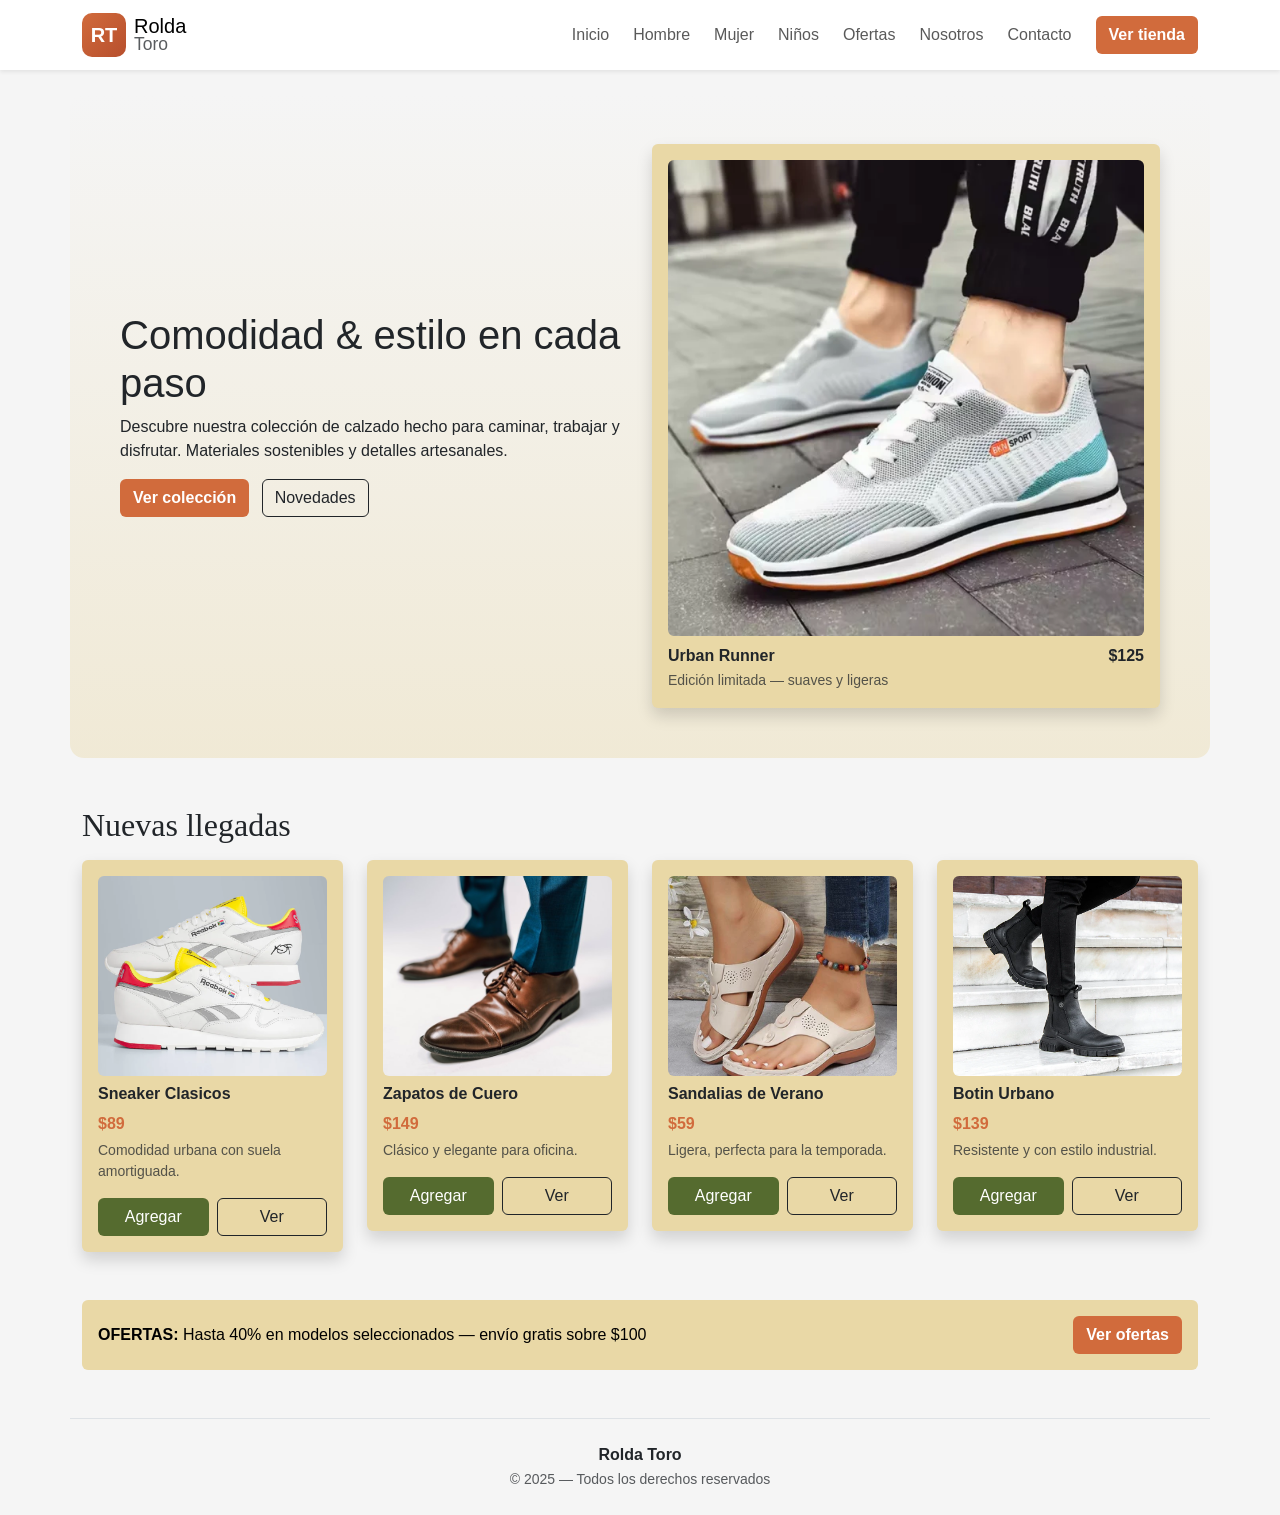
<file: index.html>
<!doctype html>
<html lang="es">
<head>
  <meta charset="utf-8" />
  <meta name="viewport" content="width=device-width,initial-scale=1" />
  <title>Zapata Urbana — Inicio</title>

  <!-- Bootstrap -->
  <link href="https://cdn.jsdelivr.net/npm/bootstrap@5.3.2/dist/css/bootstrap.min.css" rel="stylesheet">

  <!-- CSS externo -->
  <link rel="stylesheet" href="styles.css">


</head>
<body>

  <!-- NAV -->
  <nav class="navbar navbar-expand-lg bg-white shadow-sm sticky-top">
    <div class="container">
      <a class="navbar-brand d-flex align-items-center gap-2" href="index.html">
        <div class="brand-mark">RT</div>
        <div class="d-flex flex-column lh-1">
          <span class="brand-title">Rolda</span>
          <small class="text-muted">Toro</small>
        </div>
      </a>

      <button class="navbar-toggler" data-bs-toggle="collapse" data-bs-target="#menu">
        <span>☰</span>
      </button>

      <div class="collapse navbar-collapse" id="menu">
        <ul class="navbar-nav ms-auto gap-2">
          <li class="nav-item"><a class="nav-link" href="index.html">Inicio</a></li>
          <li class="nav-item"><a class="nav-link" href="hombre.html">Hombre</a></li>
          <li class="nav-item"><a class="nav-link" href="mujer.html">Mujer</a></li>
          <li class="nav-item"><a class="nav-link" href="ninos.html">Niños</a></li>
          <li class="nav-item"><a class="nav-link" href="ofertas.html">Ofertas</a></li>
          <li class="nav-item"><a class="nav-link" href="nosotros.html">Nosotros</a></li>
          <li class="nav-item"><a class="nav-link" href="contacto.html">Contacto</a></li>
        </ul>

        <a class="btn btn-terracota ms-lg-3" href="index.html">Ver tienda</a>
      </div>
    </div>
  </nav>

  <!-- HERO -->
  <header class="hero container mt-4">
    <div class="row align-items-center">
      <div class="col-lg-6 mb-4">
        <h1 class="hero-title">Comodidad & estilo en cada paso</h1>
        <p>Descubre nuestra colección de calzado hecho para caminar, trabajar y disfrutar. Materiales sostenibles y detalles artesanales.</p>

        <button class="btn btn-terracota me-2">Ver colección</button>
        <button class="btn btn-outline-dark">Novedades</button>
      </div>

      <div class="col-lg-6">
        <div class="hero-card p-3 rounded shadow">
          <img src="img/portada.jpg" class="img-fluid rounded mb-2">
          <div class="d-flex justify-content-between">
            <div>
              <div class="fw-bold">Urban Runner</div>
              <small class="text-muted">Edición limitada — suaves y ligeras</small>
            </div>
            <b class="btn-outline-dark">$125</b>
          </div>
        </div>
      </div>
    </div>
  </header>

  <!-- PRODUCTOS -->
  <main class="container mt-5">
    <h2 class="section-title mb-3">Nuevas llegadas</h2>

    <div class="row g-4">

      <!-- Card 1 -->
      <div class="col-md-3">
        <div class="product-card shadow p-3 rounded">
          <img src="img/snakers.jpg" class="img-fluid rounded mb-2">
          <h6 class="fw-bold">Sneaker Clasicos</h6>
          <div class="text-terracota fw-bold mb-1">$89</div>
          <p class="small text-muted">Comodidad urbana con suela amortiguada.</p>
          <div class="d-flex gap-2">
            <button class="btn btn-olive w-50">Agregar</button>
            <button class="btn btn-outline-dark w-50">Ver</button>
          </div>
        </div>
      </div>

      <!-- Card 2 -->
      <div class="col-md-3">
        <div class="product-card shadow p-3 rounded">
          <img src="img/clasicos.jpg" class="img-fluid rounded mb-2">
          <h6 class="fw-bold">Zapatos de Cuero</h6>
          <div class="text-terracota fw-bold mb-1">$149</div>
          <p class="small text-muted">Clásico y elegante para oficina.</p>
          <div class="d-flex gap-2">
            <button class="btn btn-olive w-50">Agregar</button>
            <button class="btn btn-outline-dark w-50">Ver</button>
          </div>
        </div>
      </div>

      <!-- Card 3 -->
      <div class="col-md-3">
        <div class="product-card shadow p-3 rounded">
          <img src="img/sandalias.jpg" class="img-fluid rounded mb-2">
          <h6 class="fw-bold">Sandalias de Verano</h6>
          <div class="text-terracota fw-bold mb-1">$59</div>
          <p class="small text-muted">Ligera, perfecta para la temporada.</p>
          <div class="d-flex gap-2">
            <button class="btn btn-olive w-50">Agregar</button>
            <button class="btn btn-outline-dark w-50">Ver</button>
          </div>
        </div>
      </div>

      <!-- Card 4 -->
      <div class="col-md-3">
        <div class="product-card shadow p-3 rounded">
          <img src="img/botin.jpg" class="img-fluid rounded mb-2">
          <h6 class="fw-bold">Botin Urbano</h6>
          <div class="text-terracota fw-bold mb-1">$139</div>
          <p class="small text-muted">Resistente y con estilo industrial.</p>
          <div class="d-flex gap-2">
            <button class="btn btn-olive w-50">Agregar</button>
            <button class="btn btn-outline-dark w-50">Ver</button>
          </div>
        </div>
      </div>

    </div>
  </main>

  <!-- OFERTAS -->
  <section class="container mt-5">
    <div class="offers-bar rounded p-3 d-flex justify-content-between align-items-center">
      <p class="m-0"><b>OFERTAS:</b> Hasta 40% en modelos seleccionados — envío gratis sobre $100</p>
      <a href="ofertas.html" class="btn btn-terracota">Ver ofertas</a>
    </div>
  </section>

  <!-- FOOTER -->
  <footer class="container mt-5 py-4 border-top text-center">
    <div class="fw-bold">Rolda Toro</div>
    <small class="text-muted">© 2025 — Todos los derechos reservados</small>
  </footer>

  <script src="https://cdn.jsdelivr.net/npm/bootstrap@5.3.2/dist/js/bootstrap.bundle.min.js"></script>
</body>
</html>
</file>
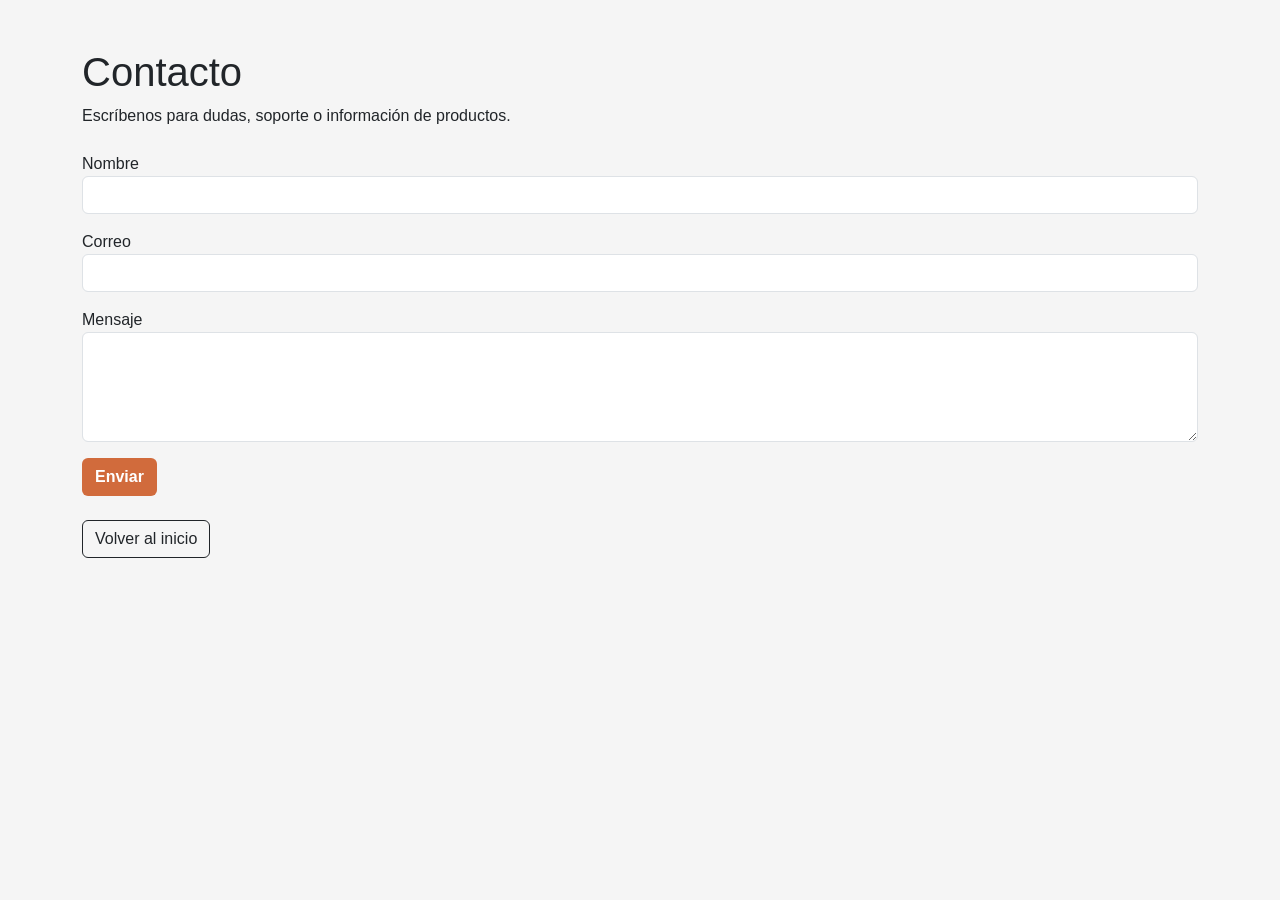
<file: contacto.html>
<!doctype html>
<html lang="es">
<head>
<meta charset="utf-8">
<title>Zapata Urbana — Contacto</title>
<link href="https://cdn.jsdelivr.net/npm/bootstrap@5.3.2/dist/css/bootstrap.min.css" rel="stylesheet">
<link rel="stylesheet" href="styles.css">
</head>
<body>

<div class="container py-5">
  <h1>Contacto</h1>
  <p>Escríbenos para dudas, soporte o información de productos.</p>

  <form class="mt-4">
    <div class="mb-3">
      <label>Nombre</label>
      <input class="form-control" type="text">
    </div>
    <div class="mb-3">
      <label>Correo</label>
      <input class="form-control" type="email">
    </div>
    <div class="mb-3">
      <label>Mensaje</label>
      <textarea class="form-control" rows="4"></textarea>
    </div>

    <button class="btn btn-terracota">Enviar</button>
  </form>

  <a href="index.html" class="btn btn-outline-dark mt-4">Volver al inicio</a>
</div>

</body>
</html>
</file>
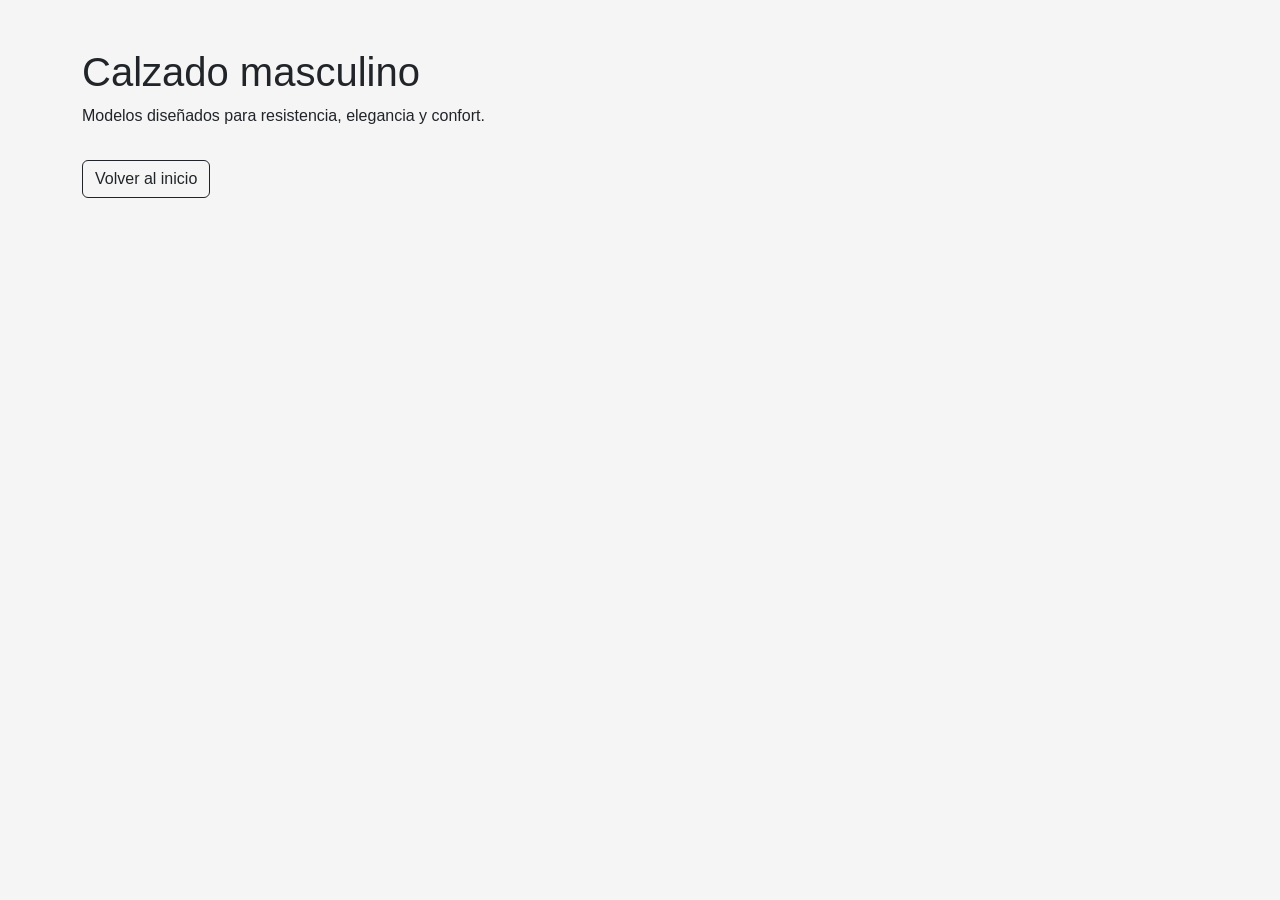
<file: hombre.html>
<!doctype html>
<html lang="es">
<head>
<meta charset="utf-8">
<title>Zapata Urbana — Hombre</title>
<link href="https://cdn.jsdelivr.net/npm/bootstrap@5.3.2/dist/css/bootstrap.min.css" rel="stylesheet">
<link rel="stylesheet" href="styles.css">
</head>
<body>

<div class="container py-5">
  <h1>Calzado masculino</h1>
  <p>Modelos diseñados para resistencia, elegancia y confort.</p>
  <a href="index.html" class="btn btn-outline-dark mt-3">Volver al inicio</a>
</div>

</body>
</html>
</file>
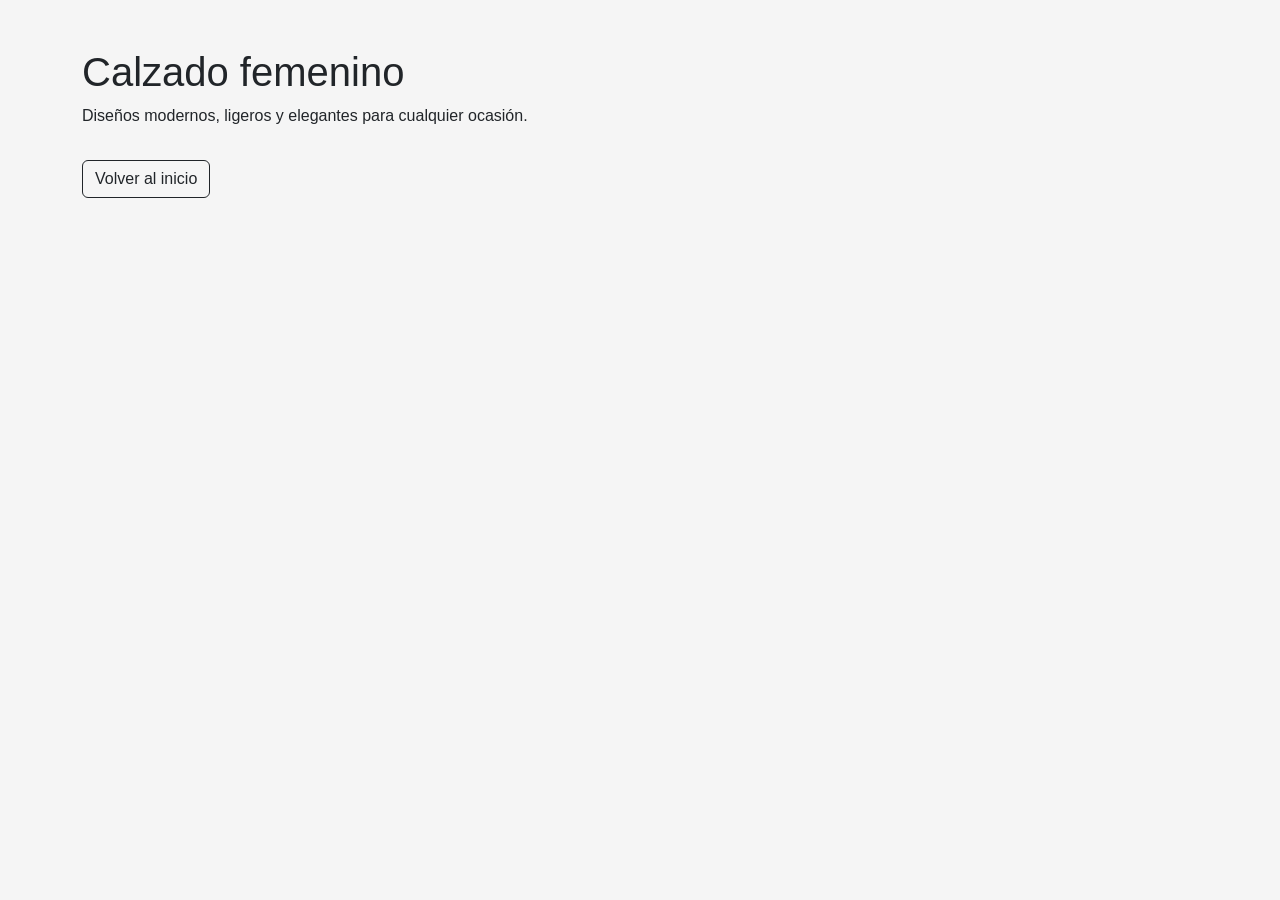
<file: mujer.html>
<!doctype html>
<html lang="es">
<head>
<meta charset="utf-8">
<title>Zapata Urbana — Mujer</title>
<link href="https://cdn.jsdelivr.net/npm/bootstrap@5.3.2/dist/css/bootstrap.min.css" rel="stylesheet">
<link rel="stylesheet" href="styles.css">
</head>
<body>

<div class="container py-5">
  <h1>Calzado femenino</h1>
  <p>Diseños modernos, ligeros y elegantes para cualquier ocasión.</p>
  <a href="index.html" class="btn btn-outline-dark mt-3">Volver al inicio</a>
</div>

</body>
</html>
</file>
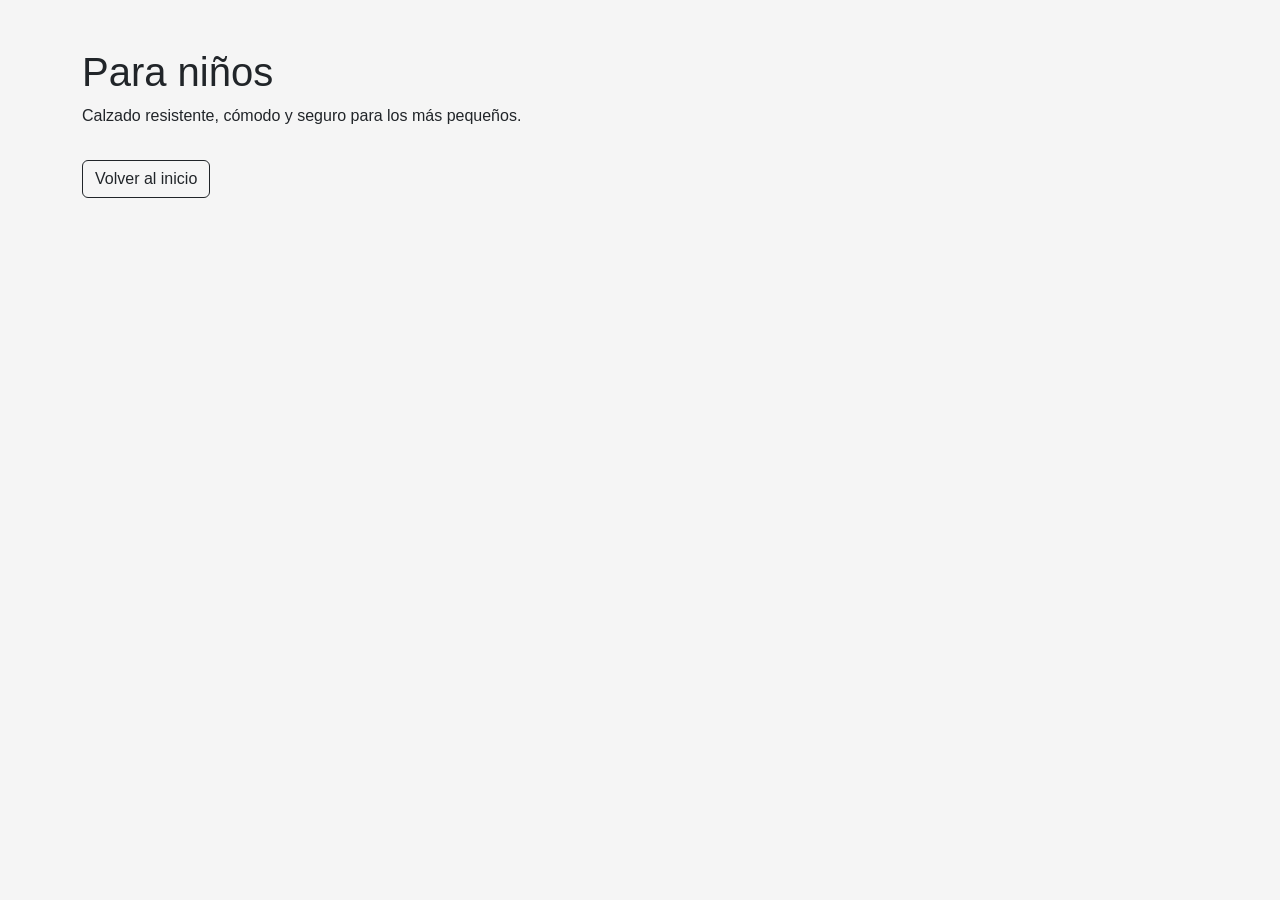
<file: ninos.html>
<!doctype html>
<html lang="es">
<head>
<meta charset="utf-8">
<title>Zapata Urbana — Niños</title>
<link href="https://cdn.jsdelivr.net/npm/bootstrap@5.3.2/dist/css/bootstrap.min.css" rel="stylesheet">
<link rel="stylesheet" href="styles.css">
</head>
<body>

<div class="container py-5">
  <h1>Para niños</h1>
  <p>Calzado resistente, cómodo y seguro para los más pequeños.</p>
  <a href="index.html" class="btn btn-outline-dark mt-3">Volver al inicio</a>
</div>

</body>
</html>
</file>
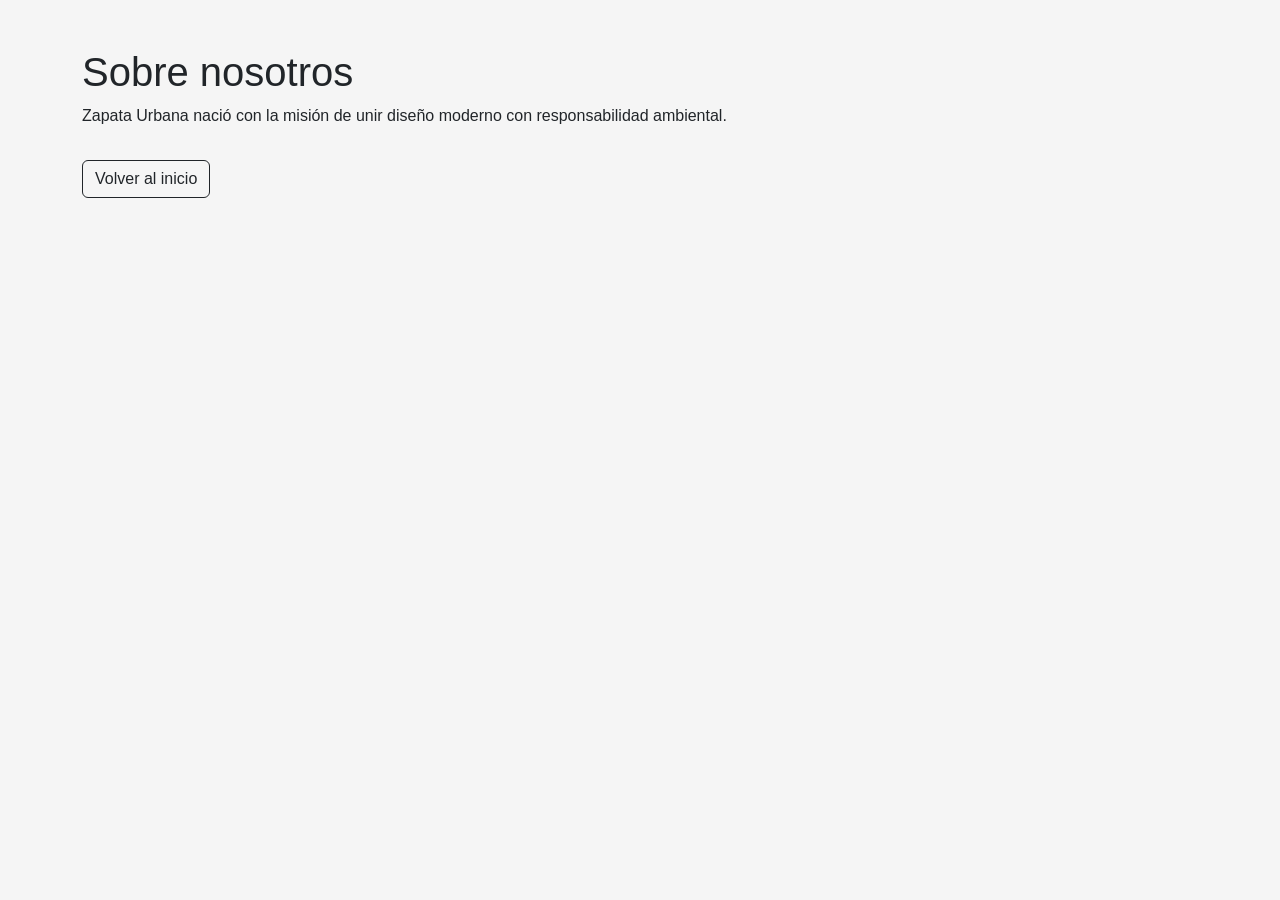
<file: nosotros.html>
<!doctype html>
<html lang="es">
<head>
<meta charset="utf-8">
<title>Zapata Urbana — Nosotros</title>
<link href="https://cdn.jsdelivr.net/npm/bootstrap@5.3.2/dist/css/bootstrap.min.css" rel="stylesheet">
<link rel="stylesheet" href="styles.css">
</head>
<body>

<div class="container py-5">
  <h1>Sobre nosotros</h1>
  <p>Zapata Urbana nació con la misión de unir diseño moderno con responsabilidad ambiental.</p>
  <a href="index.html" class="btn btn-outline-dark mt-3">Volver al inicio</a>
</div>

</body>
</html>
</file>
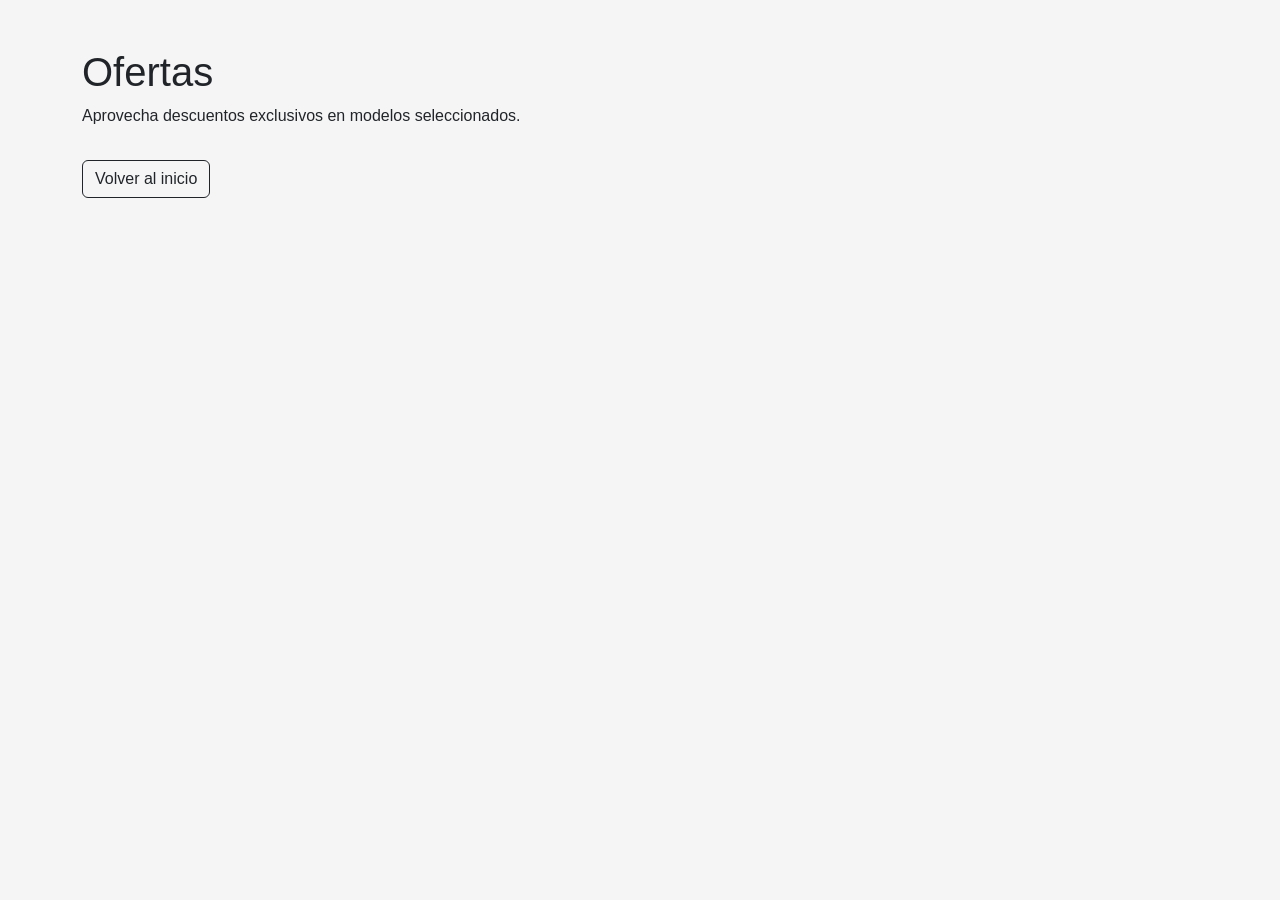
<file: ofertas.html>
<!doctype html>
<html lang="es">
<head>
<meta charset="utf-8">
<title>Zapata Urbana — Ofertas</title>
<link href="https://cdn.jsdelivr.net/npm/bootstrap@5.3.2/dist/css/bootstrap.min.css" rel="stylesheet">
<link rel="stylesheet" href="styles.css">
</head>
<body>

<div class="container py-5">
  <h1>Ofertas</h1>
  <p>Aprovecha descuentos exclusivos en modelos seleccionados.</p>
  <a href="index.html" class="btn btn-outline-dark mt-3">Volver al inicio</a>
</div>

</body>
</html>
</file>
<file: styles.css>
/* ==============================
   VARIABLES ROOT (fallback)
============================== */
:root{
  --blanco-humo: #F5F5F5;
  --negro-grafito: #222222;
  --terracota: #D16B3C;
  --beige-claro: #E9D8A6;
  --verde-oliva: #556B2F;
}

/* ==============================
   RESET/BASE (Mayor compatibilidad)
============================== */
*{
  margin:0;
  padding:0;
  box-sizing:border-box;
}

body{
  background: var(--blanco-humo);
  font-family: 'Lato', Arial, Helvetica, sans-serif;
}
h1, h2, h3, h5, h6{
  font-family: 'lato', Arial, Helvetica, sans-serif;
}

/* ==============================
   MARCA
============================== */
.brand-mark{
  width:44px;
  height:44px;
  border-radius:10px;
  display:flex;
  align-items:center;
  justify-content:center;

  /* Gradients con prefijos */
  background:
    -webkit-linear-gradient(135deg, var(--terracota), #b74f2d);
  background:
    -moz-linear-gradient(135deg, var(--terracota), #b74f2d);
  background:
    linear-gradient(135deg, var(--terracota), #b74f2d);

  color:#fff;
  font-weight:700;
}

/* ==============================
   HERO
============================== */
.hero{
  /* Gradiente con prefijos */
  background:
    -webkit-linear-gradient(180deg, rgba(245,245,245,0.6), rgba(233,216,166,0.4)),
    url('https://media.revistagq.com/photos/64ccaef02a2ce6c05ac8fdf9/16:9/w_1920,c_limit/nb.jpg') center/cover;
  background:
    -moz-linear-gradient(180deg, rgba(245,245,245,0.6), rgba(233,216,166,0.4)),
    url('https://media.revistagq.com/photos/64ccaef02a2ce6c05ac8fdf9/16:9/w_1920,c_limit/nb.jpg') center/cover;
  background:
    linear-gradient(180deg, rgba(245,245,245,0.6), rgba(233,216,166,0.4)),
    url('https://media.revistagq.com/photos/64ccaef02a2ce6c05ac8fdf9/16:9/w_1920,c_limit/nb.jpg') center/cover;

  padding: 50px;
  border-radius: 14px;
}

/* ==============================
   PRODUCT CARDS
============================== */
.product-card img{
  width:100%;
  height:200px;
  object-fit:cover;
  object-position:center;
  display:block;
}

.product-card{
  background-color:var(--beige-claro);
}

/* Texto en terracota */
.text-terracota{
  color:var(--terracota);
}

/* ==============================
   BOTONES
============================== */
.btn-terracota{
  background:var(--terracota);
  color:#fff;
  font-weight:700;
}

/* Hover con soporte */
.btn-terracota:hover{
  -webkit-filter:brightness(0.9);
  -moz-filter:brightness(0.9);
  filter:brightness(0.9);
}

.btn-olive{
  background:var(--verde-oliva);
  color:#fff;
}

/* ==============================
   BARRA DE OFERTAS
============================== */
.offers-bar{
  background:var(--beige-claro);
  color:#000000;
}

/* ==============================
   HERO CARD
============================== */
.hero-card img{
  width:100%;
  height:100%;
  object-fit:cover;
  object-position:center;
}

.hero-card{
  background-color:var(--beige-claro);
}

/* ==============================
   TITULOS
============================== */
.section-title{
  font-family:'Playfair Display', Georgia, serif;
}
</file>
